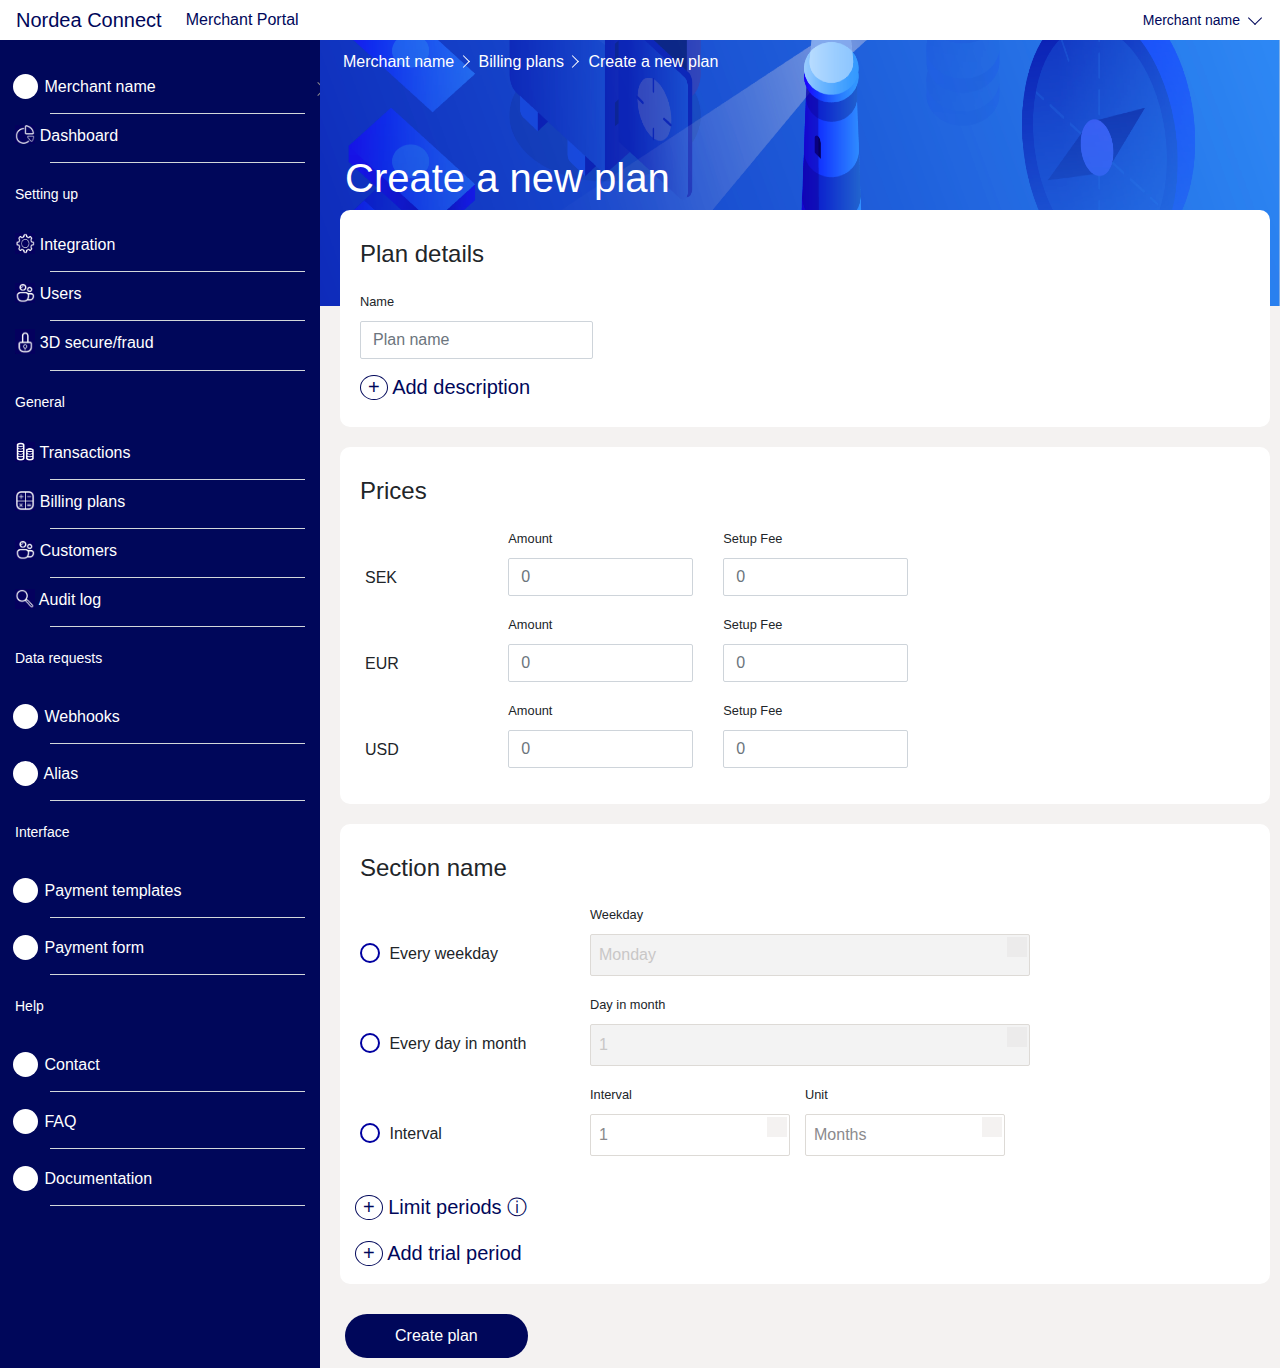
<file: Create-plan/index.html>
<!DOCTYPE html>
<html lang="en">
<head>
    <meta charset="UTF-8">
    <meta name="viewport" content="width=device-width, initial-scale=1.0">
    <meta http-equiv="X-UA-Compatible" content="ie=edge">
    <link rel="stylesheet" href="https://stackpath.bootstrapcdn.com/bootstrap/4.3.1/css/bootstrap.min.css" integrity="sha384-ggOyR0iXCbMQv3Xipma34MD+dH/1fQ784/j6cY/iJTQUOhcWr7x9JvoRxT2MZw1T" crossorigin="anonymous">
    <link rel="stylesheet" href="https://use.fontawesome.com/releases/v5.8.2/css/all.css" integrity="sha384-oS3vJWv+0UjzBfQzYUhtDYW+Pj2yciDJxpsK1OYPAYjqT085Qq/1cq5FLXAZQ7Ay" crossorigin="anonymous">  
    <!-- Component styles -->
    <link rel="stylesheet" href="styles/index.css">
   
    <title>Merchant Portal</title>
</head>
<body>
    <div>
        <!-- Header -->
        <nav class="navbar navbar-expand-lg mx-0">
            <a class="navbar-brand ml-3" href="#">Nordea Connect</a>
            
            <div class="collapse navbar-collapse" id="navbarSupportedContent">
                <div class="navbar-nav mr-auto">
                    <a class="nav-link" href="#">Merchant Portal</a>                  
                </div>
                <form class="form-inline my-2 my-lg-0 mr-4">
                <div class="nav-item ">
                    <a class="nav-link " href="#" id="navbarDropdown" role="button" data-toggle="dropdown" aria-haspopup="true" aria-expanded="false">
                        <small class="merchant-name">Merchant name</small> <span class="container-down"><span class="triangle-down"></span></span>
                    </a>
                    <!-- <div class="dropdown-menu" aria-labelledby="navbarDropdown">
                        <a class="dropdown-item" href="#">Name 1</a>
                        <a class="dropdown-item" href="#">Name 2</a>
                        <div class="dropdown-divider"></div>
                        <a class="dropdown-item" href="#">Name 3</a>
                    </div> -->
                    </div>
                </form>
            </div>
        </nav>
                 
        <div class="row col-lg-12 mx-0 px-0">
            <!-- Sidebar -->
            <nav class="col-lg-3 sidebar">
                <ul>
                    <li><span class="icon-none"></span>
                        <span class="nav-item">Merchant name</span>
                        <span class="container-left-nav"><span class="triangle-left-nav"></span></span></li>
                    <li>
                        <img src="imgs/dashboard.png" class="icon" alt="dashboard" />
                        <span class="nav-item">Dashboard</span>
                    </li>
                </ul>
                <small class="sidebar-section">Setting up</small>
                <ul>
                    <li>
                        <img src="imgs/integration.png" class="icon" alt="integration" />
                        <span class="nav-item">Integration</span>
                    </li>
                    <li><img src="imgs/users.png" class="icon" alt="users" />
                        <span class="nav-item">Users</span>
                    </li>
                    <li>
                        <img src="imgs/security.png" class="icon" alt="secure"/>
                        <span class="nav-item">3D secure/fraud</span>
                    </li>
                </ul>
                <small class="sidebar-section">General</small>
                <ul>
                    <li>
                        <img src="imgs/transactions.png" class="icon" alt="transactions"/>
                        <span class="nav-item">Transactions</span>
                    </li>
                    <li>
                        <img src="imgs/billing-plans.png" class="icon" alt="billing-plans"/>
                        <span class="nav-item">Billing plans</span>
                    </li>
                    <li>
                        <img src="imgs/customers.png" class="icon" alt="customers"/>
                        <span class="nav-item">Customers</span>
                    </li>
                    <li>
                        <img src="imgs/audit-log.png" class="icon" alt="audit-log"/>
                        <span class="nav-item">Audit log</span>
                    </li>
                </ul>
                <small class="sidebar-section">Data requests</small>
                <ul>
                    <li>
                        <span class="icon-none"></span>
                        <span class="nav-item">Webhooks</span>
                    </li>
                    <li>
                        <span class="icon-none"></span>
                        <span class="nav-item">Alias</span>
                    </li>
        
                </ul>
                <small class="sidebar-section">Interface</small>
                <ul>
                    <li>
                        <span class="icon-none"></span>
                        <span class="nav-item">Payment templates</span>
                    </li>
                    <li>
                        <span class="icon-none"></span>
                        <span class="nav-item">Payment form</span>
                    </li>
        
                </ul>
                <small class="sidebar-section">Help</small>
                <ul>
                    <li>
                        <span class="icon-none"></span>
                        <span class="nav-item">Contact</span>
                    </li>
                    <li>
                        <span class="icon-none"></span>
                        <span class="nav-item">FAQ</span>
                    </li>
                    <li>
                        <span class="icon-none"></span>
                        <span class="nav-item">Documentation</span>
                    </li>
                </ul>
                </nav>
            <!-- Main -->
            <div class="main col-lg-9">
                <nav aria-label="breadcrumb ">
                        <span class="breadcrumb-item ml-2">Merchant name </span>
                            <span class="container-left"><span class="triangle-left"></span></span>
                            <span class="breadcrumb-item">Billing plans</span>
                            <span class="container-left"><span class="triangle-left"></span></span>
                        <span class="breadcrumb-item">Create a new plan</span>
                    <!-- <ol class="breadcrumb arr-right"><span class="container-left-nav"><span class="triangle-left-nav"></span></span>
                        <li class="breadcrumb-item "> <a href="#">Merchant name</a></li>
                        <span class="container-left-nav"><span class="triangle-left-nav"></span></span>
                        <li class="breadcrumb-item "> <a href="#">Billing plans</a></li>
                        <li class="breadcrumb-item active" aria-current="page">Create a new plan</li>
                    </ol> -->
                </nav>
                    <h1>Create a new plan</h1>
                    <!-- Plan details -->
                    <div class="card card-plan col-lg-12" >
                        <div class="card-body row">
                            <div class="col-lg-12 ">
                                <h4 class="card-title">Plan details</h4>
                            </div>
                            <div class="form-group ">
                                <label htmlFor="planName"><small>Name</small></label>
                                <input type="text" class="form-control" placeholder="Plan name" required />
                            </div>   
                            <div class="col-lg-12 ">
                                <h6 class="circle"><span class="inner-content">+</span> Add description</h6>
                            </div>
      
                        </div> 
                    </div> 
                    <!-- Prices -->
                    <div class="card card-plan col-lg-12" >
                        <div class="card-body row">
                            <div class="col-lg-12 ">
                                <h4 class="card-title">Prices</h4>
                            </div>
                            <div class="row col-lg-12 ">
                                <p class="col-lg-2 currency">SEK</p> 

                                <div class="form-group col-lg-3">
                                    <label htmlFor="amount"><small>Amount</small></label>
                                    <input type="number" class="form-control" placeholder="0" required />
                                </div> 
                                <div class="form-group col-lg-3">
                                    <label htmlFor="setupFee"><small>Setup Fee</small></label>
                                    <input type="number" class="form-control" placeholder="0" required />
                                </div> 
                            </div>
                            <div class="row col-lg-12 ">
                                <p class="col-lg-2 currency">EUR</p> 

                                <div class="form-group col-lg-3">
                                    <label htmlFor="amount"><small>Amount</small></label>
                                    <input type="number" class="form-control" placeholder="0" required />
                                </div> 
                                <div class="form-group col-lg-3">
                                    <label htmlFor="setupFee"><small>Setup Fee</small></label>
                                    <input type="number" class="form-control" placeholder="0" required />
                                </div> 
                            </div>
                            <div class="row col-lg-12 ">
                                <p class="col-lg-2 currency">USD</p> 

                                <div class="form-group col-lg-3">
                                    <label htmlFor="amount"><small>Amount</small></label>
                                    <input type="number" class="form-control" placeholder="0" required />
                                </div> 
                                <div class="form-group col-lg-3">
                                    <label htmlFor="setupFee"><small>Setup Fee</small></label>
                                    <input type="number" class="form-control" placeholder="0" required />
                                </div> 
                            </div>                        
               
                        </div> 
                    </div> 
                    <!-- Unamed section -->
                    <div class="card card-plan col-lg-12" >
                        <div class="card-body row">
                            <div class="col-lg-12 ">
                                <h4 class="card-title">Section name</h4>
                            </div>
                            <div class="row col-lg-12 ">
                                <div class="form-group col-lg-3">
                                <label class="radio-button">
                                    <input type="radio" name="paymentMethod" class="radio-border" value="daily" />
                                    <span class="custom-radio"></span>
                                    Every weekday 
                                </label>
                                </div>

                                <div class="form-group col-lg-6">
                                    <label htmlFor="amount"><small>Weekday</small></label>
                                    <div class="dropdown disabled">
                                        <span >Monday
                                            <i class="fa fa-chevron-down fa-chevron-disabled down"></i>
                                        </span>
                                    </div>                    
                                </div> 
                            </div>  

                            <div class="row col-lg-12 ">
                                <div class="form-group col-lg-3">
                                <label class="radio-button">
                                    <input type="radio" name="paymentMethod" class="radio-border" value="monthly" />
                                    <span class="custom-radio"></span>
                                    Every day in month
                                </label>
                                </div>

                                <div class="form-group col-lg-6">
                                    <label htmlFor="amount" ><small>Day in month</small></label>
                                    <div class="dropdown disabled">
                                        <span >1 
                                            <i class="fa fa-chevron-down fa-chevron-disabled down"></i>
                                        </span>
                                    </div> 
                                </div> 
                            </div> 

                            <div class="row col-lg-12 ">
                                <div class="form-group col-lg-3">
                                <label class="radio-button">
                                    <input type="radio" name="paymentMethod" class="radio-border" value="interval" />
                                    <span class="custom-radio"></span>
                                    Interval
                                </label>
                                </div>

                                <div class="form-group col-lg-3">
                                    <label htmlFor="amount"><small>Interval</small></label>
                                    <div class="dropdown-half">
                                        <span>1 <i class="fa fa-chevron-down down"></i>
                                            <i class="fa fa-chevron-up up"></i></span>
                                        <ul class="options">
                                            <li><a href="#">Option 1</a></li>
                                            <li><a href="#">Option 2</a></li>
                                            
                                        </ul>
                                    </div> 
                                </div> 
                                <div class="form-group col-lg-3">

                                    <label htmlFor="amount"><small>Unit</small></label>
                                    <div class="dropdown-half">
                                        <span>Months <i class="fa fa-chevron-down down"></i>
                                            <i class="fa fa-chevron-up up"></i></span>
                                        <ul class="options">
                                            <li><a href="#">Option 1</a></li>
                                            <li><a href="#">Option 2</a></li>
                                            
                                        </ul>
                                    </div> 
                                </div> 
                            </div>            
                        </div> 
                        <div class="col-lg-12 ">
                            <p class="circle"><span class="inner-content">+</span> Limit periods <span class="circled-mark">&#9432;</span></p>
                        </div>
                        <div class="col-lg-12 ">
                            <p class="circle"><span class="inner-content">+</span> Add trial period</p>
                        </div>
                    </div> 
                    <input type="submit" class="btn-create" value="Create plan" />             
            </div>
        </div>
      </div>
</body>
</html>
</file>
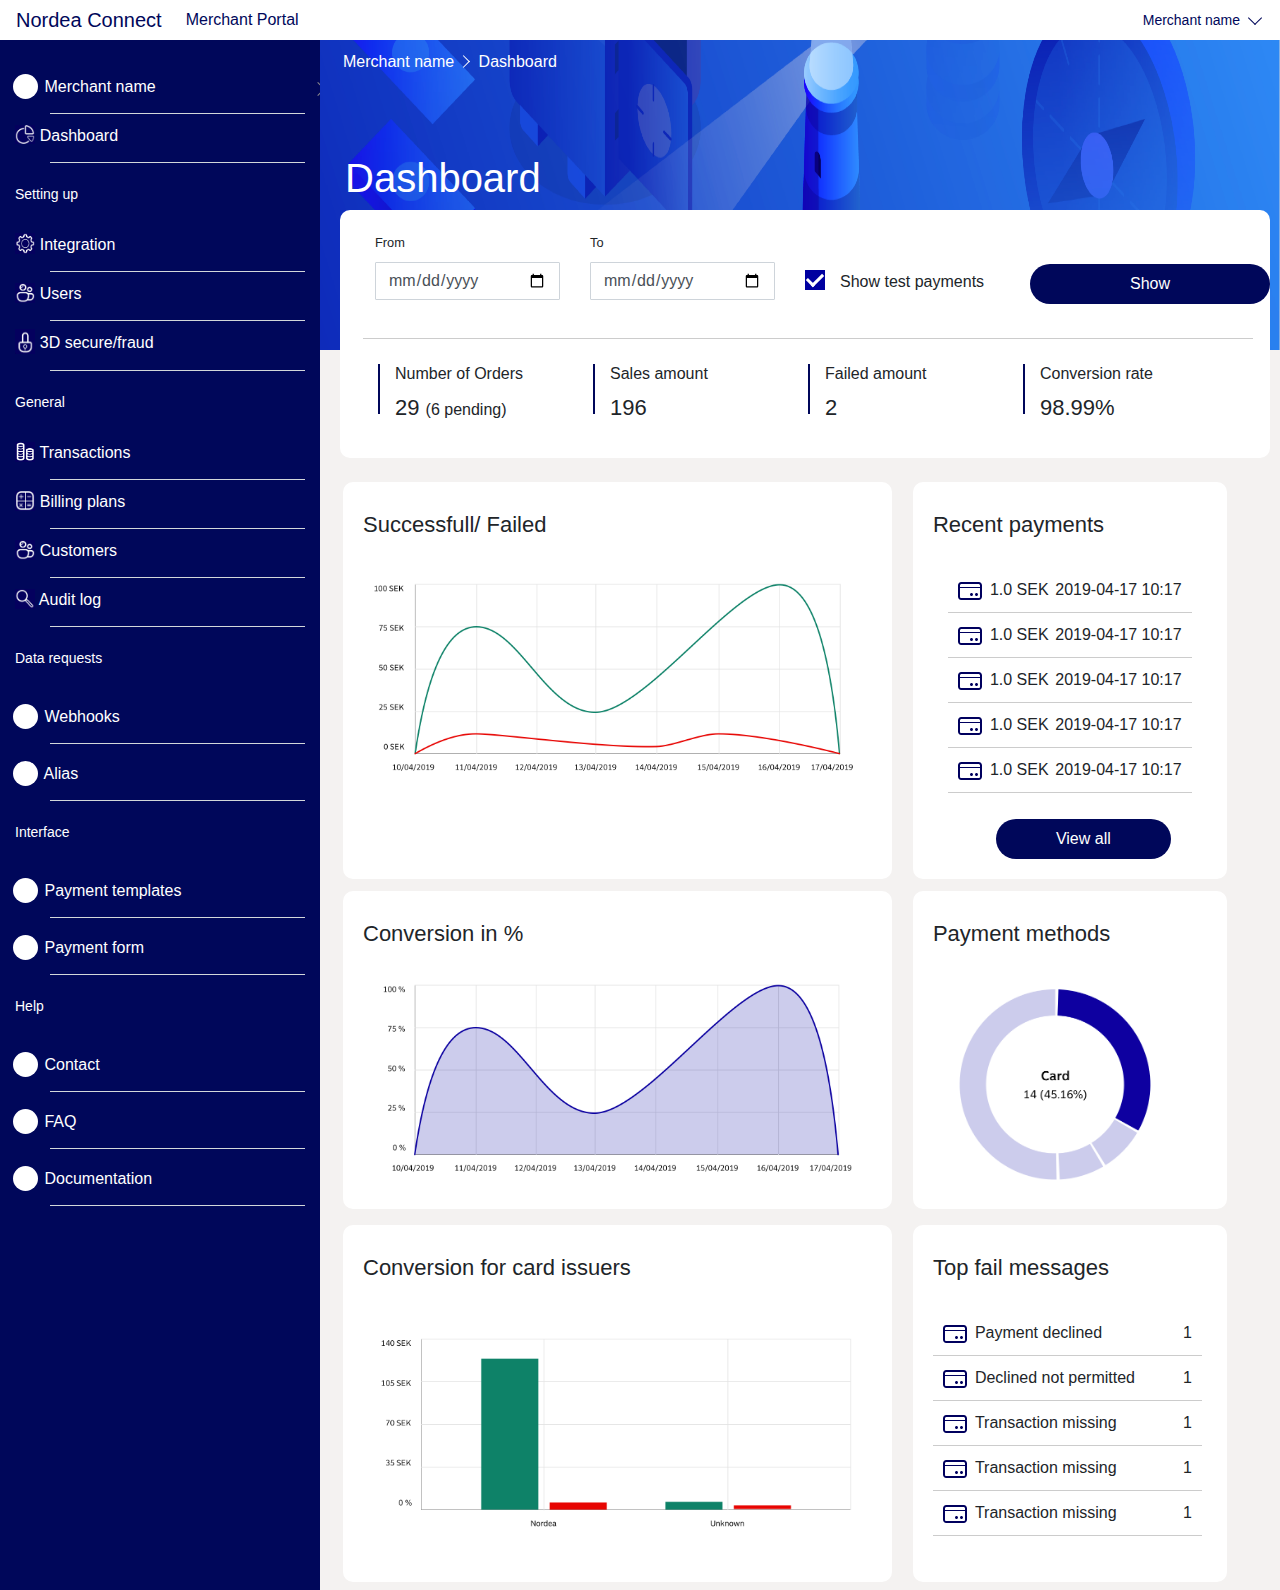
<file: Dashboard/index.html>
<!DOCTYPE html>
<html lang="en">
<head>
    <meta charset="UTF-8">
    <meta name="viewport" content="width=device-width, initial-scale=1.0">
    <meta http-equiv="X-UA-Compatible" content="ie=edge">
    <link rel="stylesheet" href="https://stackpath.bootstrapcdn.com/bootstrap/4.3.1/css/bootstrap.min.css" integrity="sha384-ggOyR0iXCbMQv3Xipma34MD+dH/1fQ784/j6cY/iJTQUOhcWr7x9JvoRxT2MZw1T" crossorigin="anonymous">
    <link rel="stylesheet" href="https://use.fontawesome.com/releases/v5.8.2/css/all.css" integrity="sha384-oS3vJWv+0UjzBfQzYUhtDYW+Pj2yciDJxpsK1OYPAYjqT085Qq/1cq5FLXAZQ7Ay" crossorigin="anonymous">  
    <!-- Component styles -->
    <link rel="stylesheet" href="styles/index.css">
   
    <title>Merchant Portal Dashboard</title>
</head>
<body>
    <div>
        <!-- Header -->
        <nav class="navbar navbar-expand-lg mx-0">
            <a class="navbar-brand ml-3" href="#">Nordea Connect</a>
            
            <div class="collapse navbar-collapse" id="navbarSupportedContent">
                <div class="navbar-nav mr-auto">
                    <a class="nav-link" href="#">Merchant Portal</a>                  
                </div>
                <form class="form-inline my-2 my-lg-0 mr-4">
                <div class="nav-item ">
                    <a class="nav-link" href="#" id="navbarDropdown" role="button" data-toggle="dropdown" aria-haspopup="true" aria-expanded="false">
                        <small class="merchant-name">Merchant name</small> <span class="container-down"><span class="triangle-down"></span></span>
                    </a>
                    <!-- <div class="dropdown-menu" aria-labelledby="navbarDropdown">
                        <a class="dropdown-item" href="#">Name 1</a>
                        <a class="dropdown-item" href="#">Name 2</a>
                        <div class="dropdown-divider"></div>
                        <a class="dropdown-item" href="#">Name 3</a>
                    </div> -->
                    </div>
                </form>
            </div>
        </nav>
                 
        <div class="row col-lg-12 mx-0 px-0">
            <!-- Sidebar -->
            <nav class="col-lg-3 sidebar">
                <ul>
                    <li><span class="icon-none"></span>
                        <span class="nav-item">Merchant name</span>
                        <span class="container-left-nav"><span class="triangle-left-nav"></span></span></li>
                    <li>
                        <img src="imgs/dashboard.png" class="icon" alt="dashboard" />
                        <span class="nav-item">Dashboard</span>
                    </li>
                </ul>
                <small class="sidebar-section">Setting up</small>
                <ul>
                    <li>
                        <img src="imgs/integration.png" class="icon" alt="integration" />
                        <span class="nav-item">Integration</span>
                    </li>
                    <li><img src="imgs/users.png" class="icon" alt="users" />
                        <span class="nav-item">Users</span>
                    </li>
                    <li>
                        <img src="imgs/security.png" class="icon" alt="secure"/>
                        <span class="nav-item">3D secure/fraud</span>
                    </li>
                </ul>
                <small class="sidebar-section">General</small>
                <ul>
                    <li>
                        <img src="imgs/transactions.png" class="icon" alt="transactions"/>
                        <span class="nav-item">Transactions</span>
                    </li>
                    <li>
                        <img src="imgs/billing-plans.png" class="icon" alt="billing-plans"/>
                        <span class="nav-item">Billing plans</span>
                    </li>
                    <li>
                        <img src="imgs/customers.png" class="icon" alt="customers"/>
                        <span class="nav-item">Customers</span>
                    </li>
                    <li>
                        <img src="imgs/audit-log.png" class="icon" alt="audit-log"/>
                        <span class="nav-item">Audit log</span>
                    </li>
                </ul>
                <small class="sidebar-section">Data requests</small>
                <ul>
                    <li>
                        <span class="icon-none"></span>
                        <span class="nav-item">Webhooks</span>
                    </li>
                    <li>
                        <span class="icon-none"></span>
                        <span class="nav-item">Alias</span>
                    </li>
        
                </ul>
                <small class="sidebar-section">Interface</small>
                <ul>
                    <li>
                        <span class="icon-none"></span>
                        <span class="nav-item">Payment templates</span>
                    </li>
                    <li>
                        <span class="icon-none"></span>
                        <span class="nav-item">Payment form</span>
                    </li>
        
                </ul>
                <small class="sidebar-section">Help</small>
                <ul>
                    <li>
                        <span class="icon-none"></span>
                        <span class="nav-item">Contact</span>
                    </li>
                    <li>
                        <span class="icon-none"></span>
                        <span class="nav-item">FAQ</span>
                    </li>
                    <li>
                        <span class="icon-none"></span>
                        <span class="nav-item">Documentation</span>
                    </li>
                </ul>
            </nav>
            <!-- Main Dashboard -->
            <div class="main col-lg-9">
                <nav aria-label="breadcrumb ">
                    <span class="breadcrumb-item ml-2">Merchant name </span>
                        <span class="container-left"><span class="triangle-left"></span></span>
                    <span class="breadcrumb-item">Dashboard</span>
                      
                    <!-- <ol class="breadcrumb arr-right"><span class="container-left-nav"><span class="triangle-left-nav"></span></span>
                        <li class="breadcrumb-item "> <a href="#">Merchant name</a></li>
                        <span class="container-left-nav"><span class="triangle-left-nav"></span></span>
                        <li class="breadcrumb-item "> <a href="#">Billing plans</a></li>
                        <li class="breadcrumb-item active" aria-current="page">Create a new plan</li>
                    </ol> -->
                </nav>
                <h1>Dashboard</h1>
                <!--  -->
                <div class="card card-plan col-lg-12 pb-4" >
                    <div class="card-body row">
                        
                        <div class="row col-lg-12">
                            <div class="form-group col-lg-3 ">
                                <label htmlFor="date"><small>From</small></label>
                                <input type="date" class="form-control" placeholder="date" required />
                            </div>   
                            <div class="form-group col-lg-3 ">
                                <label htmlFor="date"><small>To</small></label>
                                <input type="date" class="form-control" placeholder="date" required />
                            </div>  
                            <div class="form-group col-lg-3">
                                <label class="custom-checkbox">
                                    <input type="checkbox" checked="checked">Show test payments
                                    <span class="checkmark"></span>
                                </label>
                            </div>  
                            <div class="form-group col-lg-3 my-4">
                                <input type="submit" class="btn btn-show" value="Show" />  
                            </div>             
                        </div> 

                        <div class="row col-lg-12 statistics">
                            <div class="col-lg-3 data">
                                <h6>Number of Orders</h6>
                                <p class="data-item"> 29 <span class="data-item-pending">(6 pending)</span></p>
                            </div>   
                            <div class="col-lg-3 data">
                                <h6>Sales amount </h6>
                                <p class="data-item">196</p>
                            </div>  
                            <div class="col-lg-3 data">
                                <h6>Failed amount</h6> 
                                <p class="data-item">2</p>
                            </div> 
                            <div class="col-lg-3 data">
                                <h6>Conversion rate</h6>
                                <p class="data-item"> 98.99%</p>
                            </div>             
                        </div> 
                    </div> 
                </div> 
                <!-- Successfull/Failed -->
                <div class="row ml-1" >
                    <div class="card card-plan col-lg-7 my-1 ml-1" >
                        <div class="card-body row">
                            <div class="col-lg-12 ">
                                <h4 class="card-title">Successfull/ Failed</h4>
                            </div>
                            
                        </div> 
                        <div class="col-lg-12 ">
                            <img src="imgs/success-fail.png" class="graph" alt="success-fail" />
                        </div>
                    </div> 
                    <div class="card card-plan col-lg-4 my-1 ml-3" >
                        <div class="card-body row">
                            <div class="col-lg-12 ">
                                <h4 class="card-title">Recent payments</h4>
                            </div>
                            <div class=" col-lg-12 ">
                                <!-- <table class="table">
                                    <tbody>
                                        
                                        <tr>
                                        <td scope="row">card</td>
                                        <td>1.00 SEK</td>
                                        <td>2019-04-17 10:17</td>
                                        
                                        </tr>
                                        <tr>
                                        <td scope="row">card</td>
                                        <td>1.00 SEK</td>
                                        <td>2019-04-17 10:17</td>
                                        
                                        <tr>
                                        <td scope="row">card</td>
                                        <td>1.00 SEK</td>
                                        <td>2019-04-17 10:17</td>
                                        
                                        </tr>
                                    </tbody>
                                </table> -->
                                <ul class="recent-payments-data">
                                    <li><img src="imgs/card.svg" class="method-type-icon mr-2" alt="payment type"/><span>1.0 SEK</span> <span class="recent-payments-date">2019-04-17 10:17</span></li>
                                    <li><img src="imgs/card.svg" class="method-type-icon mr-2" alt="payment type"/><span>1.0 SEK</span> <span class="recent-payments-date">2019-04-17 10:17</span></li>
                                    <li><img src="imgs/card.svg" class="method-type-icon mr-2" alt="payment type"/><span>1.0 SEK</span> <span class="recent-payments-date">2019-04-17 10:17</span></li>
                                    <li><img src="imgs/card.svg" class="method-type-icon mr-2" alt="payment type"/><span>1.0 SEK</span> <span class="recent-payments-date">2019-04-17 10:17</span></li>
                                    <li><img src="imgs/card.svg" class="method-type-icon mr-2" alt="payment type"/><span>1.0 SEK</span> <span class="recent-payments-date">2019-04-17 10:17</span></li>
                                </ul>
                                <div class="mx-5">
                                    <input type="submit" class="btn btn-view" value="View all" />   
                                </div>
                            </div>  
                        </div> 
                    </div>    
                </div>
                <!-- Conversion in % -->
                <div class="row ml-1" >
                    <div class="card card-plan col-lg-7 my-2 ml-1" >
                        <div class="card-body row">
                            <div class="col-lg-12 ">
                                <h4 class="card-title">Conversion in %</h4>
                            </div>
                            <div class="col-lg-12 ">
                                <img src="imgs/conversion-%.png" class="graph" alt="conversion-%" />
                            </div>  
                        </div> 
                        
                    </div> 
                    <div class="card card-plan col-lg-4 my-2 ml-3" >
                        <div class="card-body row">
                            <div class="col-lg-12 ">
                                <h4 class="card-title">Payment methods</h4>
                            </div>
                            <div class="row col-lg-12 ">
                                <img src="imgs/pay-methods.png" class="graph" alt="pay-methods" />
                            </div>  
                        </div> 
                    </div>
                      
                </div>

                <!-- Conversion for card issuers -->
                <div class="row ml-1" >
                    <div class="card card-plan col-lg-7 my-2 ml-1" >
                        <div class="card-body row">
                            <div class="col-lg-12 ">
                                <h4 class="card-title">Conversion for card issuers</h4>
                            </div>
                            <div class="col-lg-12 ">
                                <img src="imgs/conversion-card-issuers.png" class="graph" alt="conversion-card-issuers" />
                            </div>  
                        </div> 
                        
                    </div> 
                    <div class="card card-plan col-lg-4 my-2 ml-3" >
                        <div class="card-body row">
                            <div class="col-lg-12 ">
                                <h4 class="card-title">Top fail messages</h4>
                            </div>
                            <!-- <table class="table">
                                <tbody>
                                    
                                    <tr>
                                    <td scope="row">card</td>
                                    <td>Transaction missing</td>
                                    <td>1</td>
                                    
                                    </tr>
                                    <tr>
                                    <td scope="row">card</td>
                                    <td>Payment declined</td>
                                    <td>1</td>
                                    
                                    <tr>
                                    <td scope="row">card</td>
                                    <td>Transaction missing</td>
                                    <td>1</td>
                                    
                                    </tr>
                                </tbody>
                            </table> -->
                            <ul class="payments-error-data">
                                <li><img src="imgs/card.svg" class="method-type-icon" alt="type"/><span class="error-msg ml-2 mr-5">Payment declined</span> <span class="times">1</span></li>
                                <li><img src="imgs/card.svg" class="method-type-icon" alt="type"/><span class="error-msg ml-2 mr-5">Declined not permitted</span> <span class="times">1</span></li>
                                <li><img src="imgs/card.svg" class="method-type-icon" alt="type"/><span class="error-msg ml-2 mr-5">Transaction missing</span> <span class="times">1</span></li>
                                <li><img src="imgs/card.svg" class="method-type-icon" alt="type"/><span class="error-msg ml-2 mr-5">Transaction missing</span> <span class="times">1</span></li>
                                <li><img src="imgs/card.svg" class="method-type-icon" alt="type"/><span class="error-msg ml-2 mr-5">Transaction missing</span> <span class="times">1</span></li>
                            </ul>
                        </div> 
                    </div>    
                </div>         
            </div>
        </div>
    </div>
</body>
</html>
</file>
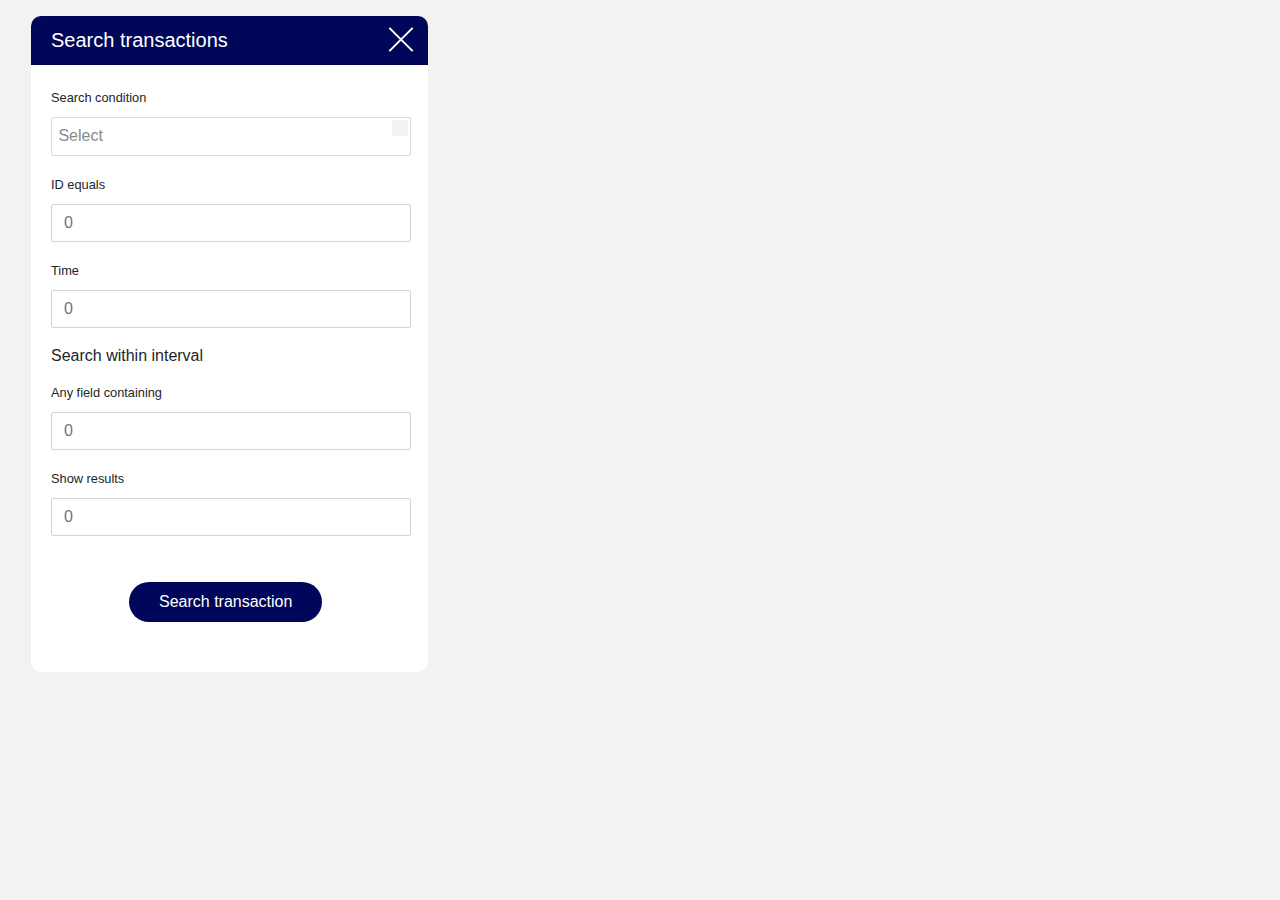
<file: Modal/index.html>
<!DOCTYPE html>
<html lang="en">
<head>
    <meta charset="UTF-8">
    <meta name="viewport" content="width=device-width, initial-scale=1.0">
    <meta http-equiv="X-UA-Compatible" content="ie=edge">
    <link rel="stylesheet" href="https://stackpath.bootstrapcdn.com/bootstrap/4.3.1/css/bootstrap.min.css" integrity="sha384-ggOyR0iXCbMQv3Xipma34MD+dH/1fQ784/j6cY/iJTQUOhcWr7x9JvoRxT2MZw1T" crossorigin="anonymous">
    <link rel="stylesheet" href="https://use.fontawesome.com/releases/v5.8.2/css/all.css" integrity="sha384-oS3vJWv+0UjzBfQzYUhtDYW+Pj2yciDJxpsK1OYPAYjqT085Qq/1cq5FLXAZQ7Ay" crossorigin="anonymous">  
    <link rel="stylesheet" href="styles/index.css">
    <title>Modal form</title>
</head>
<body>
    <div class="col-lg-4 mx-3 mt-3" >
        <div class="card">
            <h5 class="card-header">Search transactions</h5>
            <a href="#" class="close-light"></a>
            <div class="card-body mx-auto">
                <div class="form-group">
                    <label htmlFor="idequals"><small>Search condition</small></label>
                    <div class="dropdown">
                        <span class="select">Select 
                            <i class="fa fa-chevron-down down"></i>
                        </span>
                    </div>                    
                </div>
                <div class="form-group">
                    <label htmlFor="idequals"><small>ID equals</small></label>
                    <input type="number" class="form-control" placeholder="0" required />
                </div> 
                <div class="form-group">
                    <label htmlFor="time"><small>Time</small></label>
                    <input type="number" class="form-control" placeholder="0" required />
                </div> 
                <p class="card-title">Search within interval</p>

                <div class="form-group">
                    <label htmlFor="anyFieldContaining"><small>Any field containing</small></label>
                    <input type="text" class="form-control" placeholder="0" required />
                </div> 
                <div class="form-group">
                    <label htmlFor="showResults"><small>Show results</small></label>
                    <input type="number" class="form-control" placeholder="0" required />
                </div> 
                <div class="card-body mx-5">
                    <input type="submit" class="btn" value="Search transaction" />                 
                </div>
            </div>
        </div>
    </div>

</body>
</html>
</file>
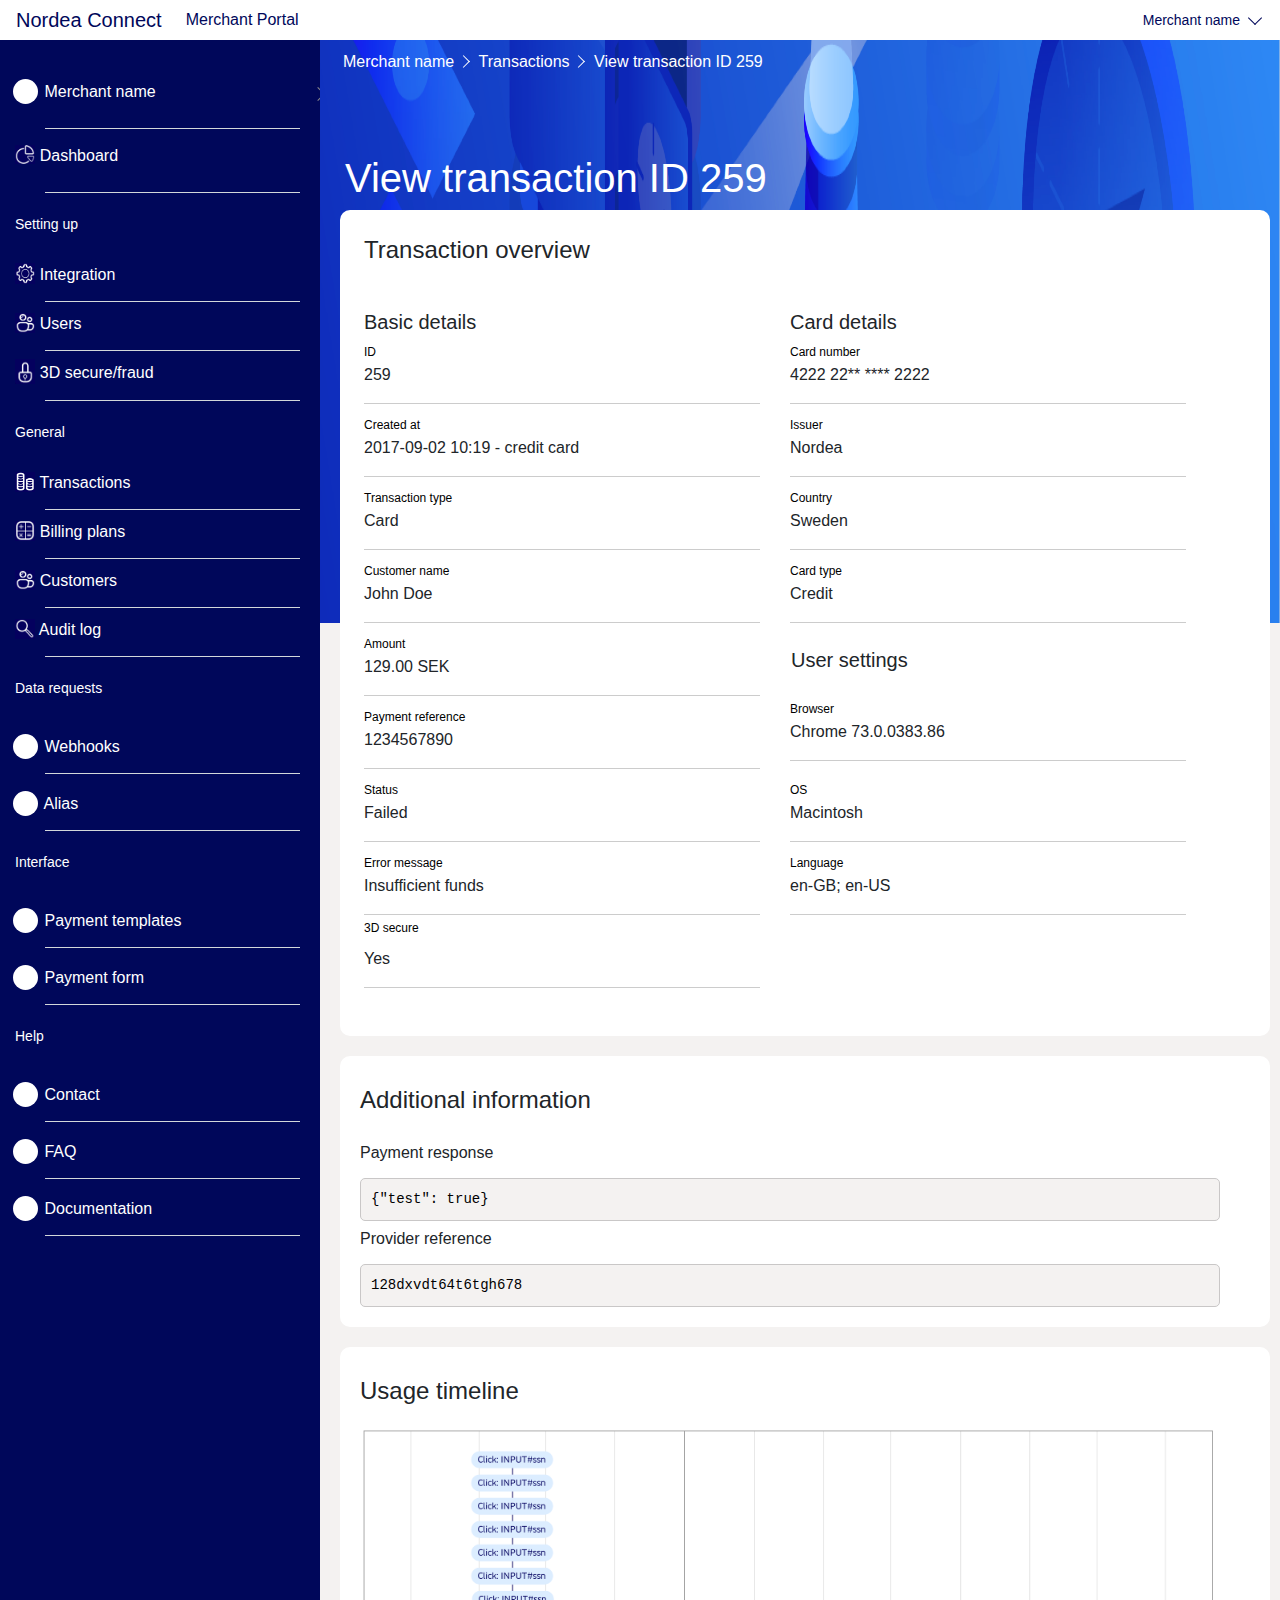
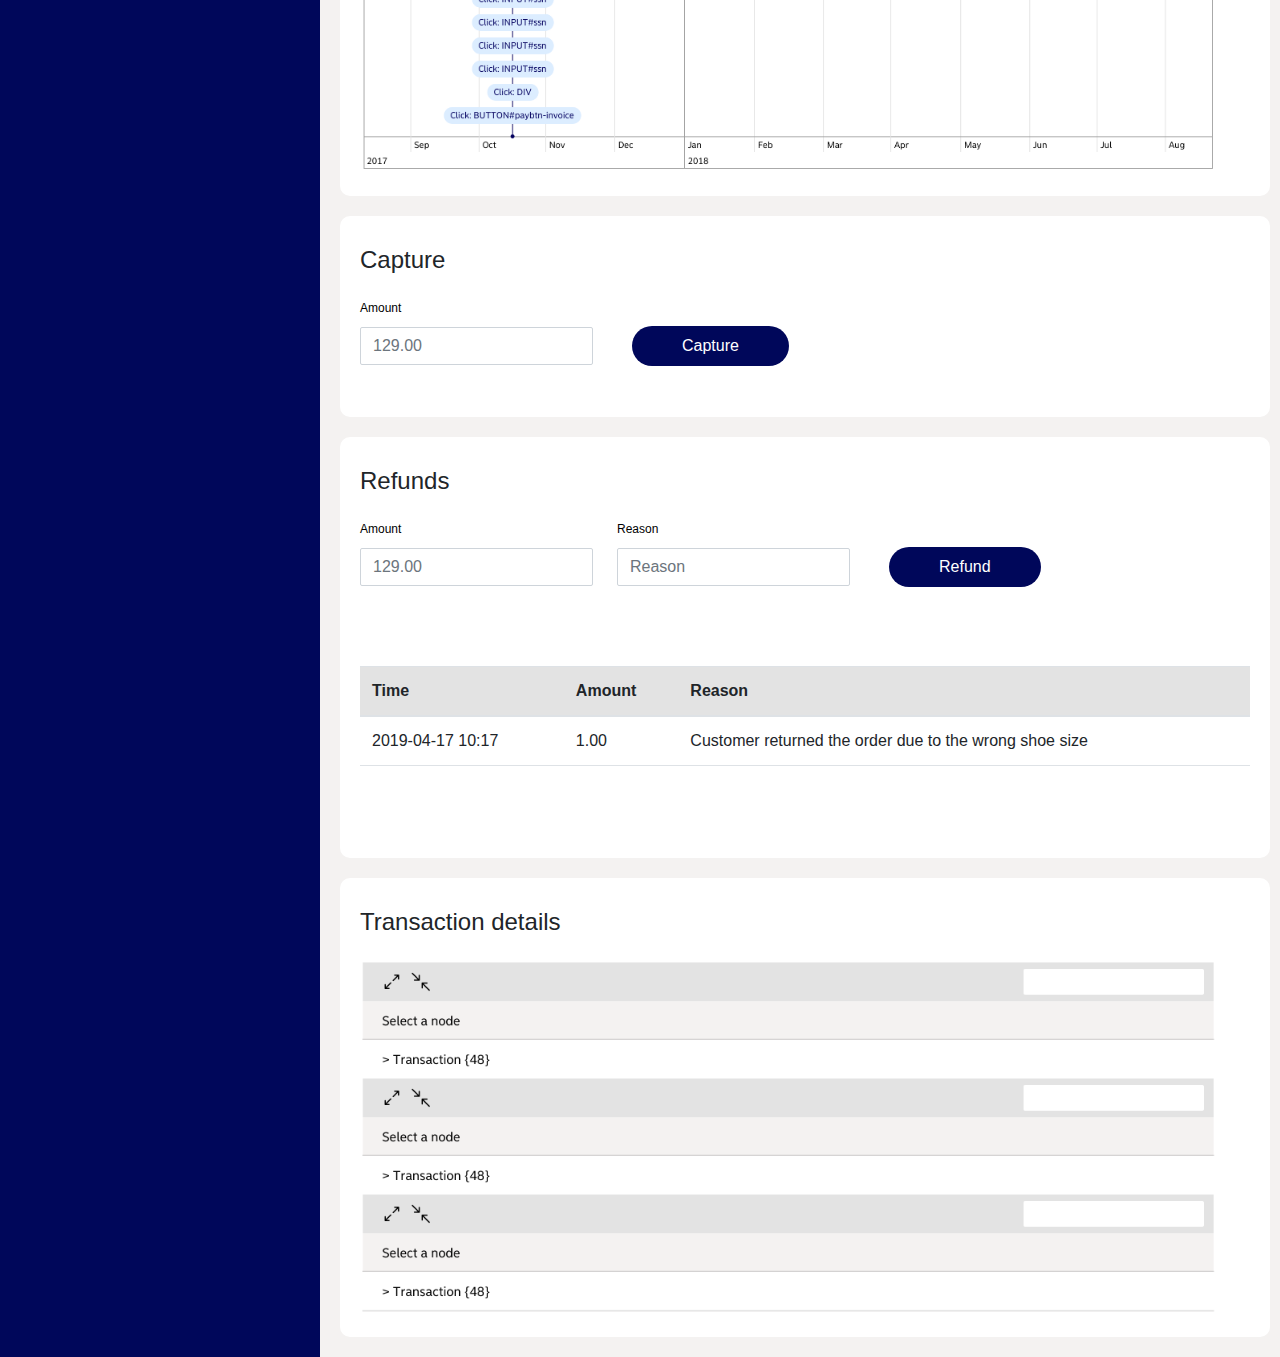
<file: Transaction-details/index.html>
<!DOCTYPE html>
<html lang="en">
<head>
    <meta charset="UTF-8">
    <meta name="viewport" content="width=device-width, initial-scale=1.0">
    <meta http-equiv="X-UA-Compatible" content="ie=edge">
    <link rel="stylesheet" href="https://stackpath.bootstrapcdn.com/bootstrap/4.3.1/css/bootstrap.min.css" integrity="sha384-ggOyR0iXCbMQv3Xipma34MD+dH/1fQ784/j6cY/iJTQUOhcWr7x9JvoRxT2MZw1T" crossorigin="anonymous">
    <link rel="stylesheet" href="https://use.fontawesome.com/releases/v5.8.2/css/all.css" integrity="sha384-oS3vJWv+0UjzBfQzYUhtDYW+Pj2yciDJxpsK1OYPAYjqT085Qq/1cq5FLXAZQ7Ay" crossorigin="anonymous">  
    <!-- Component styles -->
    <link rel="stylesheet" href="styles/index.css">
   
    <title>Merchant Portal Transaction details</title>
</head>
<body>
    <div>
        <!-- Header -->
        <nav class="navbar navbar-expand-lg mx-0">
                <a class="navbar-brand ml-3" href="#">Nordea Connect</a>
              
                <div class="collapse navbar-collapse" id="navbarSupportedContent">
                  <div class="navbar-nav mr-auto">
                      <a class="nav-link" href="#">Merchant Portal</a>                  
                  </div>
                  <form class="form-inline my-2 my-lg-0 mr-4">
                    <div class="nav-item ">
                        <a class="nav-link" href="#" id="navbarDropdown" role="button" data-toggle="dropdown" aria-haspopup="true" aria-expanded="false">
                            <small class="merchant-name">Merchant name</small> <span class="container-down"><span class="triangle-down"></span></span>
                        </a>
                        <!-- <div class="dropdown-menu" aria-labelledby="navbarDropdown">
                            <a class="dropdown-item" href="#">Name 1</a>
                            <a class="dropdown-item" href="#">Name 2</a>
                            <div class="dropdown-divider"></div>
                            <a class="dropdown-item" href="#">Name 3</a>
                        </div> -->
                        </div>
                  </form>
                </div>
              </nav>
                 
        <div class="row col-lg-12 mx-0 px-0">
            <!-- Sidebar -->
            <nav class="col-lg-3 sidebar">
                <ul>
                    <li class="nav-item-head"><span class="icon-none"></span>
                        <span class="nav-item">Merchant name</span>
                        <span class="container-left-nav"><span class="triangle-left-nav"></span></span></li>
                    <li class="nav-item-head">
                        <img src="imgs/dashboard.png" class="icon" alt="dashboard" />
                        <span class="nav-item">Dashboard</span>
                    </li>
                </ul>
                <small class="sidebar-section">Setting up</small>
                <ul>
                    <li>
                        <img src="imgs/integration.png" class="icon" alt="integration" />
                        <span class="nav-item">Integration</span>
                    </li>
                    <li><img src="imgs/users.png" class="icon" alt="users" />
                        <span class="nav-item">Users</span>
                    </li>
                    <li>
                        <img src="imgs/security.png" class="icon" alt="secure"/>
                        <span class="nav-item">3D secure/fraud</span>
                    </li>
                </ul>
                <small class="sidebar-section">General</small>
                <ul>
                    <li>
                        <img src="imgs/transactions.png" class="icon" alt="transactions"/>
                        <span class="nav-item">Transactions</span>
                    </li>
                    <li>
                        <img src="imgs/billing-plans.png" class="icon" alt="billing-plans"/>
                        <span class="nav-item">Billing plans</span>
                    </li>
                    <li>
                        <img src="imgs/customers.png" class="icon" alt="customers"/>
                        <span class="nav-item">Customers</span>
                    </li>
                    <li>
                        <img src="imgs/audit-log.png" class="icon" alt="audit-log"/>
                        <span class="nav-item">Audit log</span>
                    </li>
                </ul>
                <small class="sidebar-section">Data requests</small>
                <ul>
                    <li>
                        <span class="icon-none"></span>
                        <span class="nav-item">Webhooks</span>
                    </li>
                    <li>
                        <span class="icon-none"></span>
                        <span class="nav-item">Alias</span>
                    </li>
        
                </ul>
                <small class="sidebar-section">Interface</small>
                <ul>
                    <li>
                        <span class="icon-none"></span>
                        <span class="nav-item">Payment templates</span>
                    </li>
                    <li>
                        <span class="icon-none"></span>
                        <span class="nav-item">Payment form</span>
                    </li>
        
                </ul>
                <small class="sidebar-section">Help</small>
                <ul>
                    <li>
                        <span class="icon-none"></span>
                        <span class="nav-item">Contact</span>
                    </li>
                    <li>
                        <span class="icon-none"></span>
                        <span class="nav-item">FAQ</span>
                    </li>
                    <li>
                        <span class="icon-none"></span>
                        <span class="nav-item">Documentation</span>
                    </li>
                </ul>
            </nav>
            <!-- Main Transactions-->
            <div class="main col-lg-9">
                <nav aria-label="breadcrumb">
                    <span class="breadcrumb-item ml-2">Merchant name </span>
                        <span class="container-left"><span class="triangle-left"></span></span>
                        <span class="breadcrumb-item">Transactions</span>
                        <span class="container-left"><span class="triangle-left"></span></span>
                    <span class="breadcrumb-item">View transaction ID 259</span>
                    <!-- <ol class="breadcrumb arr-right"><span class="container-left-nav"><span class="triangle-left-nav"></span></span>
                        <li class="breadcrumb-item "> <a href="#">Merchant name</a></li>
                        <span class="container-left-nav"><span class="triangle-left-nav"></span></span>
                        <li class="breadcrumb-item "> <a href="#">Billing plans</a></li>
                        <li class="breadcrumb-item active" aria-current="page">Create a new plan</li>
                    </ol> -->
                </nav>
                <h1>View transaction ID 259</h1>
                <!-- Transaction details -->
                <div class="row card card-plan col-lg-12 px-4 pt-3 pb-5" >
                        
                        <div class="col-lg-12 ">
                            <h4 class="card-title">Transaction overview</h4>
                        </div> 
                        
                        <div class="row col-lg-12">
                        <div class="col-lg-6">
                            <div class="card-title card-content">
                                <h5 class="info-section">Basic details</h5>
                            </div> 
                            <div class="row card-content">
                                <div class="col-xs-12 ">
                                    <small>ID</small>
                                </div>
                            </div>
                            <div class="row card-content content-border">
                                <div class="col-xs-12 ">
                                    <p>259</p>
                                </div>
                            </div> 
                        </div>
                        
                        <div class="col-lg-6">
                            <div class="card-title card-content">
                                <h5 class="info-section">Card details</h5>
                            </div> 

                            <div class="row card-content">
                                <div class="col-xs-12 ">
                                    <small>Card number</small>
                                </div>
                            </div>
                            <div class="row card-content content-border">
                                <div class="col-xs-12 ">
                                    <p>4222 22** **** 2222</p>
                                </div>
                            </div>
                        </div>

                        <div class="col-lg-6">
                            <div class="row card-content mt-2">
                                <div class="col-xs-12 ">
                                    <small>Created at</small>
                                </div>
                            </div>
                            <div class="row card-content content-border">
                                <div class="col-xs-12 ">
                                    <p>2017-09-02 10:19 - credit card</p>
                                </div>
                            </div>
                        </div>
                        <div class="col-lg-6">
                            <div class="row card-content mt-2">
                                <div class="col-xs-12 ">
                                    <small>Issuer</small>
                                </div>
                            </div>
                            <div class="row card-content content-border">
                                <div class="col-xs-12 ">
                                    <p>Nordea</p>
                                </div>
                            </div> 
                        </div>

                        <div class="col-lg-6">
                            <div class="row card-content mt-2">
                                <div class="col-xs-12 ">
                                    <small>Transaction type</small>
                                </div>
                            </div>
                            <div class="row card-content content-border">
                                <div class="col-xs-12 ">
                                    <p>Card</p>
                                </div>
                            </div> 
                        </div>
                        <div class="col-lg-6">
                            <div class="row card-content mt-2">
                                <div class="col-xs-12 ">
                                    <small>Country</small>
                                </div>
                            </div>
                            <div class="row card-content content-border">
                                <div class="col-xs-12 ">
                                    <p>Sweden</p>
                                </div>
                            </div> 
                        </div>

                        <div class="col-lg-6">
                            <div class="row card-content mt-2">
                                <div class="col-xs-12 ">
                                    <small>Customer name</small>
                                </div>
                            </div>
                            <div class="row card-content content-border">
                                <div class="col-xs-12 ">
                                    <p>John Doe</p>
                                </div>
                            </div> 
                        </div>
                        <div class="col-lg-6">
                            <div class="row card-content mt-2">
                                <div class="col-xs-12 ">
                                    <small>Card type</small>
                                </div>
                            </div>
                            <div class="row card-content content-border">
                                <div class="col-xs-12 ">
                                    <p>Credit</p>
                                </div>
                            </div> 
                        </div>

                        <div class="col-lg-6">
                            <div class="row card-content mt-2">
                                <div class="col-xs-12 ">
                                    <small>Amount</small>
                                </div>
                            </div>
                            <div class="row card-content content-border">
                                <div class="col-xs-6 ">
                                    <p>129.00 SEK</p>
                                </div>
                            </div> 
                            
                        </div>
                        <div class="card-title card-content">
                            <h5 class="info-section ml-3">User settings</h5>
                        </div> 
                        
                        
                        <div class="col-lg-6">
                            <div class="row card-content mt-2">
                                <div class="col-xs-12 ">
                                    <small>Payment reference</small>
                                </div>
                            </div>
                            <div class="row card-content content-border">
                                <div class="col-xs-12 ">
                                    <p>1234567890</p>
                                </div>
                            </div> 
                        </div>
                        <div class="col-lg-6">
                            <div class="row card-content">
                                <div class="col-xs-12 ">
                                    <small>Browser</small>
                                </div>
                            </div>
                            <div class="row card-content content-border">
                                <div class="col-xs-12 ">
                                    <p>Chrome 73.0.0383.86</p>
                                </div>
                            </div> 
                        </div>
                        

                        <div class="col-lg-6">
                            <div class="row card-content mt-2">
                                <div class="col-xs-12 ">
                                    <small>Status</small>
                                </div>
                            </div>
                            <div class="row card-content content-border">
                                <div class="col-xs-12 ">
                                    <p>Failed</p>
                                </div>
                            </div> 
                        </div>

                        <div class="col-lg-6">
                            <div class="row card-content mt-2">
                                <div class="col-xs-12 ">
                                    <small>OS</small>
                                </div>
                            </div>
                            <div class="row card-content content-border">
                                <div class="col-xs-12 ">
                                    <p>Macintosh</p>
                                </div>
                            </div> 
                        </div>

                        <div class="col-lg-6">
                            <div class="row card-content mt-2">
                                <div class="col-xs-12 ">
                                    <small>Error message</small>
                                </div>
                            </div>
                            <div class="row card-content content-border">
                                <div class="col-xs-12 ">
                                    <p>Insufficient funds</p>
                                </div>
                            </div> 
                        </div>

                        <div class="col-lg-6">
                            <div class="row card-content mt-2">
                                <div class="col-xs-12 ">
                                    <small>Language</small>
                                </div>
                            </div>
                            <div class="row card-content content-border">
                                <div class="col-xs-12 ">
                                    <p>en-GB; en-US</p>
                                </div>
                            </div> 
                        </div>

                        <div class="col-lg-6">
                            <div class="row card-content mb-2">
                                <div class="col-xs-12 ">
                                    <small>3D secure</small>
                                </div>
                            </div>
                            <div class="row card-content content-border">
                                <div class="col-xs-12 ">
                                    <p>Yes</p>
                                </div>
                            </div> 
                        </div>  
                    </div>
                </div> 
                <!-- Additional information -->
                <div class="card card-plan col-lg-12" >
                    <div class="card-body row">
                        <div class="col-lg-12 ">
                            <h4 class="card-title">Additional information</h4>
                        </div>
                        <h6 class="py-2">Payment response</h6>
                        <div class="col-lg-12 row">
                            <code>{"test": true}</code>
                        </div> 
                        <h6 class="py-2">Provider reference</h6>
                        <div class="col-lg-12 row">
                            <code>128dxvdt64t6tgh678</code>
                        </div> 
                    </div> 
                </div> 
                <!-- Usage timeline -->
                <div class="card card-plan col-lg-12" >
                    <div class="card-body row">
                        <div class="col-lg-12 ">
                            <h4 class="card-title">Usage timeline</h4>
                        </div>
                        <div class="col-lg-12 row">
                            <img src="imgs/usage-timeline.png" class="graph" alt="usage-timeline" />
                        </div> 
                    </div> 
                </div> 
                <!-- Capture -->
                <div class="card card-plan col-lg-12" >

                    <div class="card-body row">
                        <div class="col-lg-12 ">
                            <h4 class="card-title">Capture</h4>
                        </div>
                        <div class="row col-lg-12">
                            <div class="form-group mr-4">
                                <label htmlFor="amount"><small>Amount</small></label>
                                <input type="number" class="form-control" placeholder="129.00" required />
                            </div>   
                                
                            <div class="form-group my-3">
                                <input type="submit" class="btn btn-capture" value="Capture" />  
                            </div>             
                        </div> 
                    </div> 
                </div>     
                <!-- Refunds -->
                <div class="card card-plan col-lg-12" >

                    <div class="card-body row">
                        <div class="col-lg-12 ">
                            <h4 class="card-title">Refunds</h4>
                        </div>
                        <div class="row col-lg-12">
                            <div class="form-group mr-4">
                                <label htmlFor="amount"><small>Amount</small></label>
                                <input type="number" class="form-control" placeholder="129.00" required />
                            </div>   
                            <div class="form-group mr-4">
                                <label htmlFor="reason"><small>Reason</small></label>
                                <input type="text" class="form-control" placeholder="Reason" required />
                            </div>  
                            <div class="form-group my-3">
                                <input type="submit" class="btn btn-refund" value="Refund" />  
                            </div>             
                        </div>
                        <table class="table my-5">
                            <thead class="thead">
                                <tr>
                                    <th scope="col">Time</th>
                                    <th scope="col">Amount</th>
                                    <th scope="col">Reason</th>
                                </tr>
                            </thead>
                            <tbody>
                                <tr>
                                    <td scope="row">2019-04-17 10:17</td>
                                    <td>1.00</td>
                                    <td>Customer returned the order due to the wrong shoe size</td>
                                </tr>
                                <tr>
                                    <td scope="row"></td>
                                    <td></td>
                                    <td></td>
                                </tr>
            
                            </tbody>
                        </table> 
                    </div> 
                </div> 
                <!-- Transaction details -->
                <div class="card card-plan col-lg-12" >
                    <div class="card-body row">
                        <div class="col-lg-12 ">
                            <h4 class="card-title">Transaction details</h4>
                        </div>
                        <div class="col-lg-12 row">
                            <img src="imgs/transaction-details.png" class="graph" alt="transaction-details" />
                        </div> 
                    </div> 
                </div>                  
            </div>
        </div>
      </div>
</body>
</html>
</file>
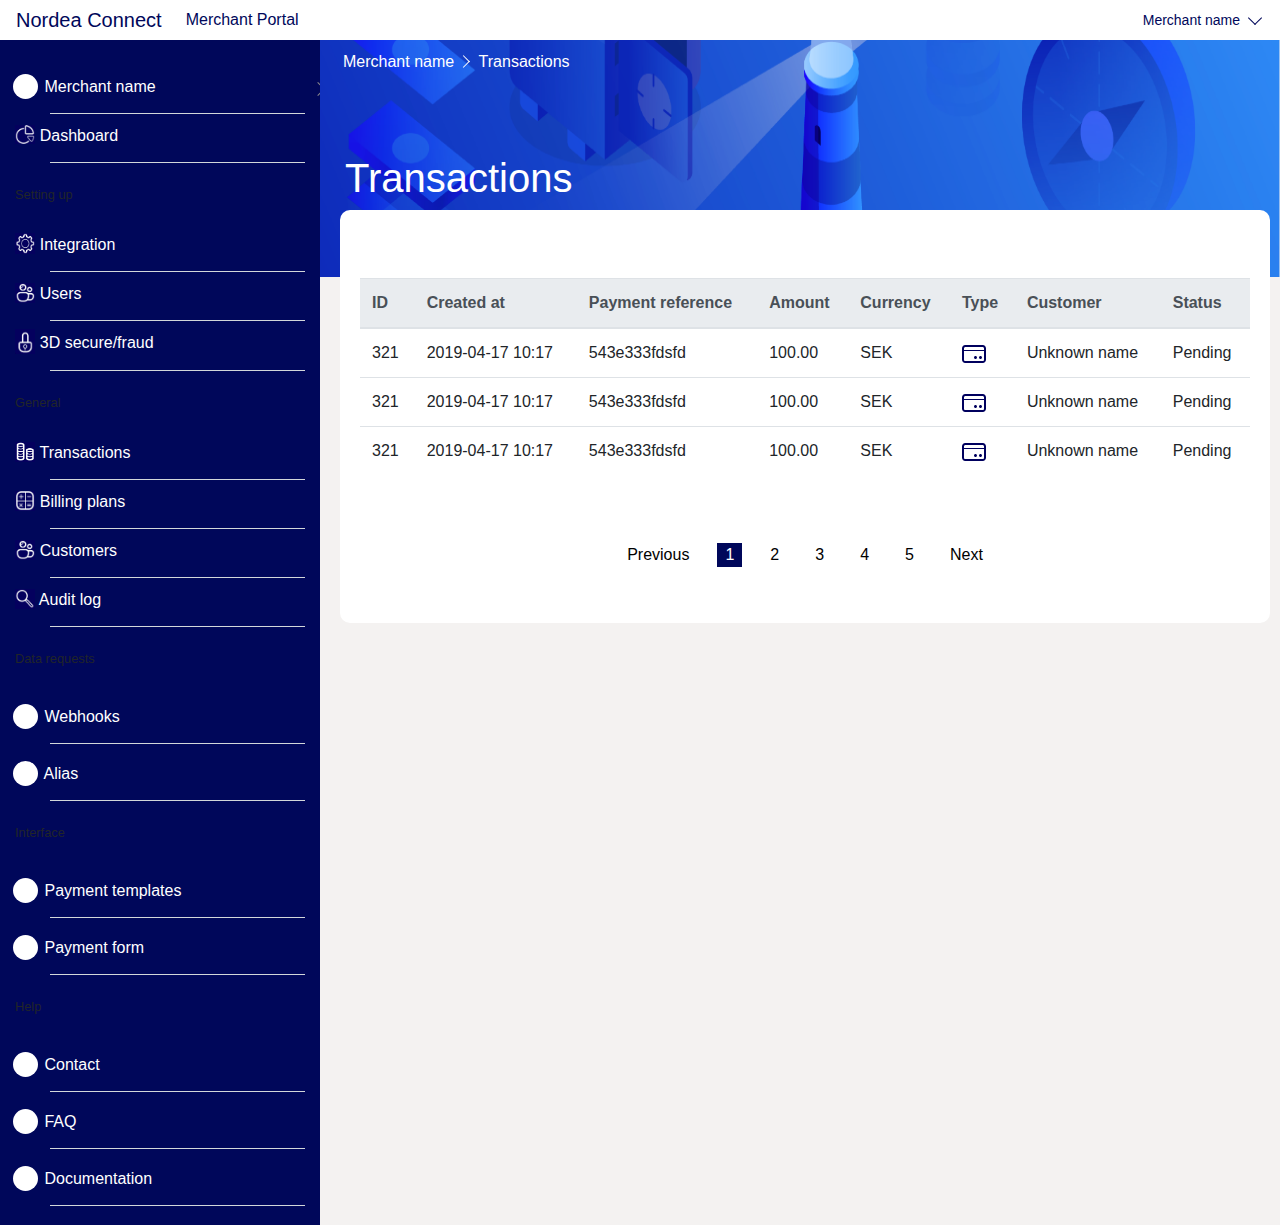
<file: Transactions/index.html>
<!DOCTYPE html>
<html lang="en">
<head>
    <meta charset="UTF-8">
    <meta name="viewport" content="width=device-width, initial-scale=1.0">
    <meta http-equiv="X-UA-Compatible" content="ie=edge">
    <link rel="stylesheet" href="https://stackpath.bootstrapcdn.com/bootstrap/4.3.1/css/bootstrap.min.css" integrity="sha384-ggOyR0iXCbMQv3Xipma34MD+dH/1fQ784/j6cY/iJTQUOhcWr7x9JvoRxT2MZw1T" crossorigin="anonymous">
    <link rel="stylesheet" href="https://use.fontawesome.com/releases/v5.8.2/css/all.css" integrity="sha384-oS3vJWv+0UjzBfQzYUhtDYW+Pj2yciDJxpsK1OYPAYjqT085Qq/1cq5FLXAZQ7Ay" crossorigin="anonymous">  
    <!-- Component styles -->
    <link rel="stylesheet" href="styles/index.css">
   
    <title>Merchant Portal Transaction details</title>
</head>
<body>
    <div>
        <!-- Header -->
        <nav class="navbar navbar-expand-lg mx-0">
            <a class="navbar-brand ml-3" href="#">Nordea Connect</a>
              
            <div class="collapse navbar-collapse" id="navbarSupportedContent">
                <div class="navbar-nav mr-auto">
                    <a class="nav-link" href="#">Merchant Portal</a>                  
                </div>
                <form class="form-inline my-2 my-lg-0 mr-4">
                    <div class="nav-item ">
                    <a class="nav-link" href="#" id="navbarDropdown" role="button" data-toggle="dropdown" aria-haspopup="true" aria-expanded="false">
                        <small class="merchant-name">Merchant name</small> <span class="container-down"><span class="triangle-down"></span></span>
                    </a>
                    <!-- <div class="dropdown-menu" aria-labelledby="navbarDropdown">
                        <a class="dropdown-item" href="#">Name 1</a>
                        <a class="dropdown-item" href="#">Name 2</a>
                        <div class="dropdown-divider"></div>
                        <a class="dropdown-item" href="#">Name 3</a>
                    </div> -->
                    </div>
                </form>
            </div>
        </nav>
                 
        <div class="row col-lg-12 mx-0 px-0">
            <!-- Sidebar -->
            <nav class="col-lg-3 sidebar">
                <ul class="section-container">
                    <li><span class="icon-none"></span>
                        <span class="nav-item">Merchant name</span>
                        <span class="container-left-nav"><span class="triangle-left-nav"></span></span></li>
                    <li>
                        <img src="imgs/dashboard.png" class="icon" alt="dashboard" />
                        <span class="nav-item">Dashboard</span>
                    </li>
                </ul>
                <small>Setting up</small>
                <ul>
                    <li>
                        <img src="imgs/integration.png" class="icon" alt="integration" />
                        <span class="nav-item">Integration</span>
                    </li>
                    <li><img src="imgs/users.png" class="icon" alt="users" />
                        <span class="nav-item">Users</span>
                    </li>
                    <li>
                        <img src="imgs/security.png" class="icon" alt="secure"/>
                        <span class="nav-item">3D secure/fraud</span>
                    </li>
                </ul>
                <small>General</small>
                <ul>
                    <li>
                        <img src="imgs/transactions.png" class="icon" alt="transactions"/>
                        <span class="nav-item">Transactions</span>
                    </li>
                    <li>
                        <img src="imgs/billing-plans.png" class="icon" alt="billing-plans"/>
                        <span class="nav-item">Billing plans</span>
                    </li>
                    <li>
                        <img src="imgs/customers.png" class="icon" alt="customers"/>
                        <span class="nav-item">Customers</span>
                    </li>
                    <li>
                        <img src="imgs/audit-log.png" class="icon" alt="audit-log"/>
                        <span class="nav-item">Audit log</span>
                    </li>
                </ul>
                <small>Data requests</small>
                <ul>
                    <li>
                        <span class="icon-none"></span>
                        <span class="nav-item">Webhooks</span>
                    </li>
                    <li>
                        <span class="icon-none"></span>
                        <span class="nav-item">Alias</span>
                    </li>
        
                </ul>
                <small>Interface</small>
                <ul>
                    <li>
                        <span class="icon-none"></span>
                        <span class="nav-item">Payment templates</span>
                    </li>
                    <li>
                        <span class="icon-none"></span>
                        <span class="nav-item">Payment form</span>
                    </li>
        
                </ul>
                <small>Help</small>
                <ul>
                    <li>
                        <span class="icon-none"></span>
                        <span class="nav-item">Contact</span>
                    </li>
                    <li>
                        <span class="icon-none"></span>
                        <span class="nav-item">FAQ</span>
                    </li>
                    <li>
                        <span class="icon-none"></span>
                        <span class="nav-item">Documentation</span>
                    </li>
                </ul>
                </nav>
            <!-- Main Transactions-->
            <div class="main col-lg-9">
                <nav aria-label="breadcrumb ">
                    <span class="breadcrumb-item ml-2">Merchant name </span>
                        <span class="container-left"><span class="triangle-left"></span></span>
                    <span class="breadcrumb-item">Transactions</span>
                        
                    
                    <!-- <ol class="breadcrumb arr-right"><span class="container-left-nav"><span class="triangle-left-nav"></span></span>
                        <li class="breadcrumb-item "> <a href="#">Merchant name</a></li>
                        <span class="container-left-nav"><span class="triangle-left-nav"></span></span>
                        <li class="breadcrumb-item "> <a href="#">Billing plans</a></li>
                        <li class="breadcrumb-item active" aria-current="page">Create a new plan</li>
                    </ol> -->
                </nav>
                    <h1>Transactions</h1>
                    <!-- Transaction details -->
                    <div class="card card-plan col-lg-12" >
                        <div class="card-body row">
                            <table class="table my-5">
                                <thead class="thead-light">
                                    <tr>
                                    <th scope="col">ID</th>
                                    <th scope="col">Created at</th>
                                    <th scope="col">Payment reference</th>
                                    <th scope="col">Amount</th>
                                    <th scope="col">Currency</th>
                                    <th scope="col">Type</th>
                                    <th scope="col">Customer</th>
                                    <th scope="col">Status</th>
                                    </tr>
                                </thead>
                                <tbody>
                                    <tr>
                                    <td scope="row">321</td>
                                    <td>2019-04-17 10:17</td>
                                    <td>543e333fdsfd</td>
                                    <td>100.00</td>
                                    <td>SEK</td>
                                    <td><img src="imgs/card.svg" alt="card"/></td>
                                    <td>Unknown name</td>
                                    <td>Pending</td>
                                    </tr>
                                    <tr>
                                    <td scope="row">321</td>
                                    <td>2019-04-17 10:17</td>
                                    <td>543e333fdsfd</td>
                                    <td>100.00</td>
                                    <td>SEK</td>
                                    <td><img src="imgs/card.svg" alt="card"/></td>
                                    <td>Unknown name</td>
                                    <td>Pending</td>
                                    <tr>
                                    <td scope="row">321</td>
                                    <td>2019-04-17 10:17</td>
                                    <td>543e333fdsfd</td>
                                    <td>100.00</td>
                                    <td>SEK</td>
                                    <td><img src="imgs/card.svg" alt="card"/></td>
                                    <td>Unknown name</td>
                                    <td>Pending</td>
                                    </tr>
                                </tbody>
                            </table>
                            <dv class="mx-auto">
                                    <!-- <nav aria-label="Page navigation example">
                                        <ul class="pagination justify-content-center">
                                            <li class="page-item disabled">
                                            <a class="page-link" href="#" tabindex="-1">Previous</a>
                                            </li>
                                            <li class="page-item"><a class="page-link" href="#">1</a></li>
                                            <li class="page-item"><a class="page-link" href="#">2</a></li>
                                            <li class="page-item"><a class="page-link" href="#">3</a></li>
                                            <li class="page-item">
                                            <a class="page-link" href="#">Next</a>
                                            </li>
                                        </ul>
                                    </nav>  -->
                                <ul class="pagination">
                                    <li><a class="pagination-item " href="#">Previous</a></li>
                                    <li><a class="pagination-item selected" class="" href="#">1</a></li>
                                    <li><a class="pagination-item" href="#">2</a></li>
                                    <li><a class="pagination-item" href="#">3</a></li>
                                    <li><a class="pagination-item" href="#">4</a></li>
                                    <li><a class="pagination-item" href="#">5</a></li>
                                    <li><a class="pagination-item" href="#">Next</a></li>
                                </ul>
                            </dv>  
                        </div> 
                    </div>   
                               
            </div>
        </div>
      </div>
</body>
</html>
</file>
<file: Create-plan/styles/index.css>
@import "reset.css"; 
@import "fonts.css"; 
@import "navbar.css"; 
@import "sidebar.css"; 
@import "main.css"; 
@import "breadcrumb.css"; 
@import "icons.css"; 
@import "btn.css"; 
@import "radio-btn.css"; 
@import "dropdown.css";
</file>
<file: Dashboard/styles/index.css>
@import "reset.css";
@import "fonts.css"; 
@import "navbar.css"; 
@import "sidebar.css"; 
@import "main.css"; 
@import "breadcrumb.css"; 
@import "icons.css"; 
@import "btn.css"; 
@import "radio-btn.css"; 
@import "checkbox.css"; 
@import "dropdown.css";
</file>
<file: Modal/styles/index.css>
@import "reset.css"; 
@import "fonts.css"; 
@import "main.css"; 
@import "cross.css"; 
@import "btn.css"; 
@import "dropdown.css"; 
@import "checkbox.css";
</file>
<file: Transaction-details/styles/index.css>
@import "reset.css"; 
@import "fonts.css"; 
@import "navbar.css"; 
@import "sidebar.css"; 
@import "main.css"; 
@import "breadcrumb.css"; 
@import "icons.css"; 
@import "btn.css"; 
@import "radio-btn.css"; 
@import "dropdown.css";
</file>
<file: Transactions/styles/index.css>
@import "reset.css"; 
@import "fonts.css"; 
@import "navbar.css"; 
@import "sidebar.css"; 
@import "main.css"; 
@import "breadcrumb.css"; 
@import "icons.css"; 
@import "btn.css"; 
@import "radio-btn.css"; 
@import "dropdown.css";
</file>
